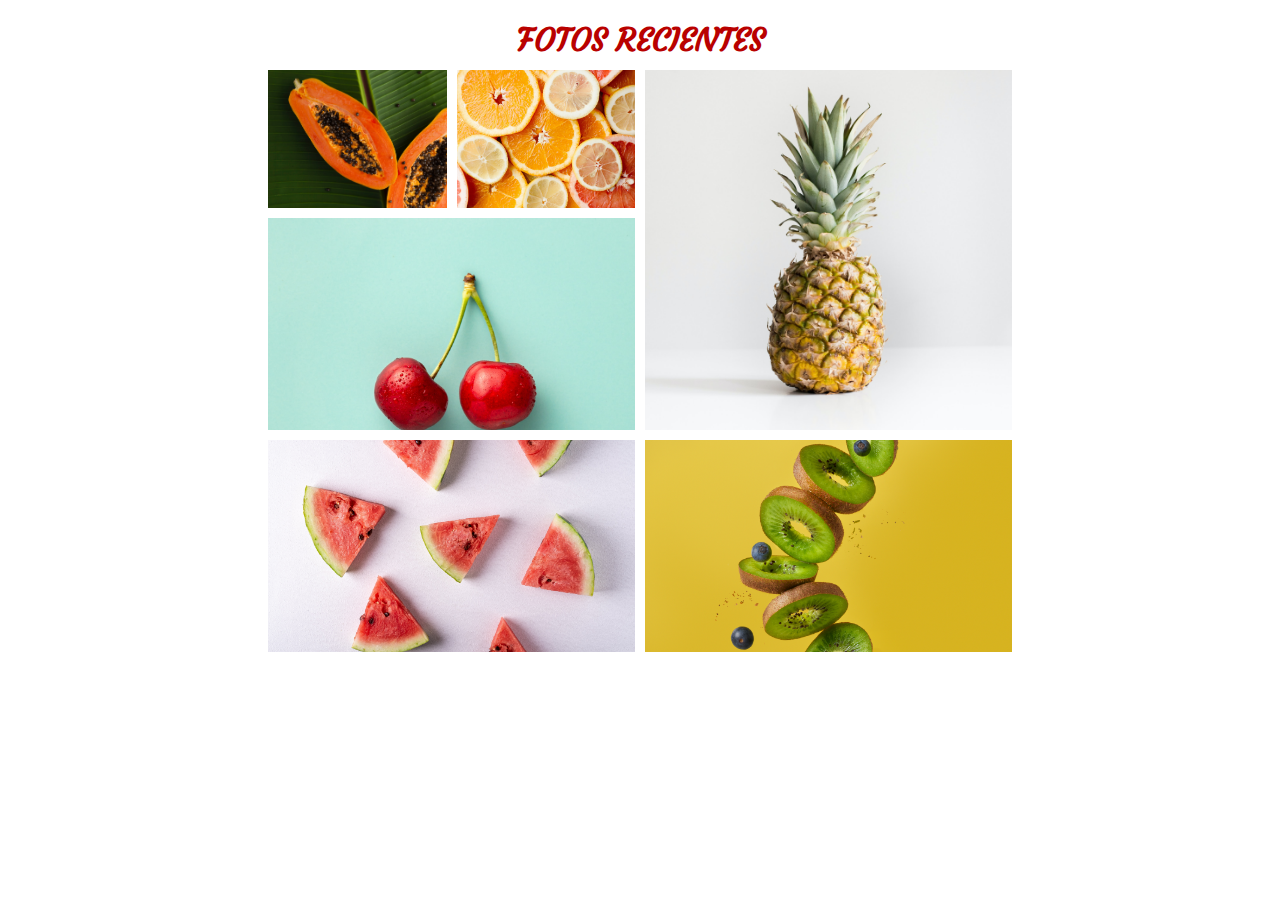
<file: grid-gallery-layout-1/index.html>
<!DOCTYPE html>
<html lang="en">
  <head>
    <meta charset="UTF-8" />
    <meta http-equiv="X-UA-Compatible" content="IE=edge" />
    <meta name="viewport" content="width=device-width, initial-scale=1.0" />

    <link rel="stylesheet" href="app.css">

    <title>Gallery</title>
  </head>
  <body>
    <section class="gallery">
      <div class="heading"><h1>Fotos Recientes</h1></div>  
      <div class="gallery-container">
        <img src="fruit1.jpg" class="item-1" alt="fruit" />
        <img src="fruit2.jpg" class="item-2" alt="fruit" />
        <img src="fruit3.jpg" class="item-3" alt="fruit" />
        <img src="fruit4.jpg" class="item-4" alt="fruit" />
        <img src="fruit5.jpg" class="item-5" alt="fruit" />
        <img src="fruit6.jpg" class="item-6" alt="fruit" />
      </div>
    </section>
  </body>
</html>
</file>
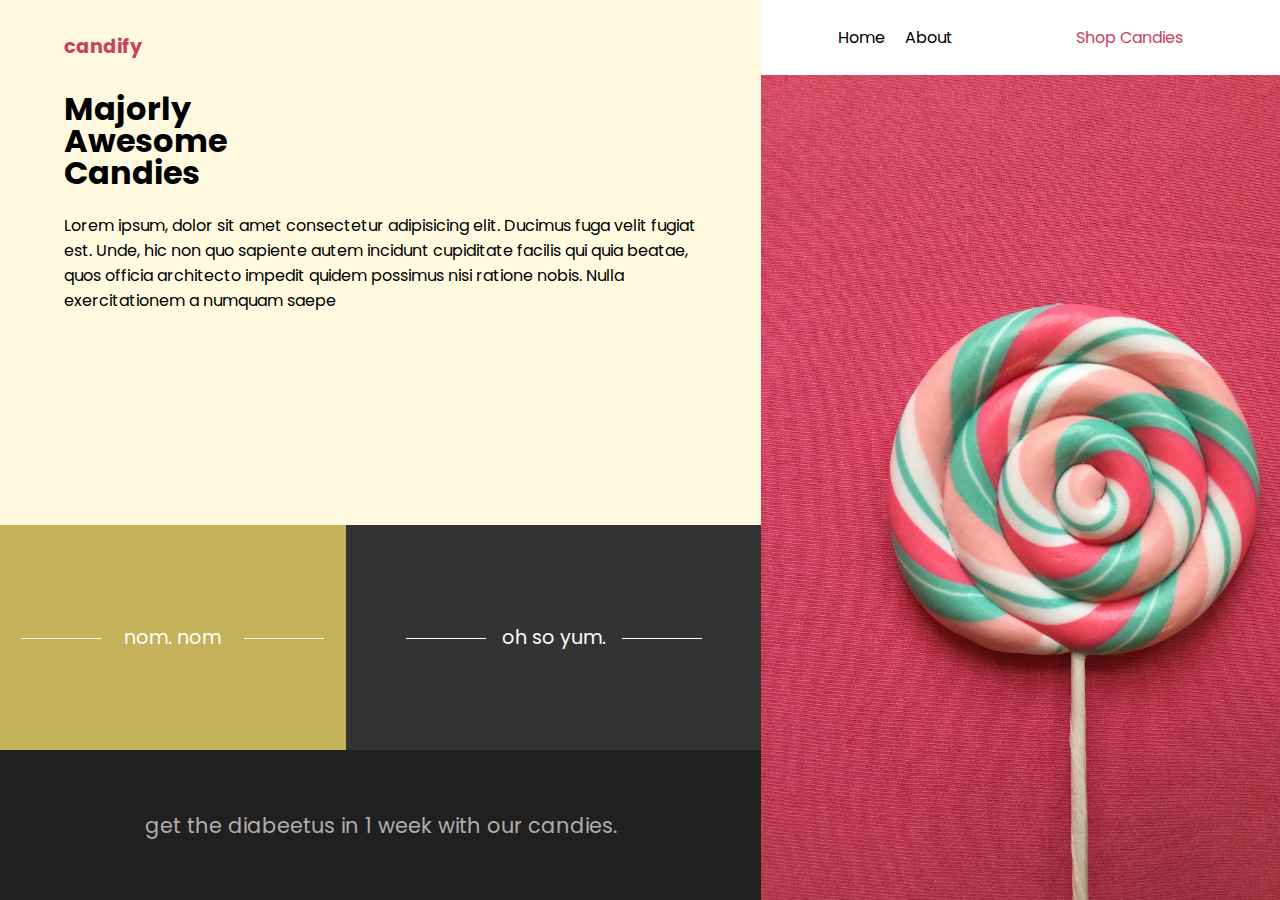
<file: grid-layout-2/index.html>
<!DOCTYPE html>
<html lang="en">
  <head>
    <meta charset="UTF-8" />
    <meta http-equiv="X-UA-Compatible" content="IE=edge" />
    <meta name="viewport" content="width=device-width, initial-scale=1.0" />

    <link rel="stylesheet" href="app.css" />
    <link
      rel="stylesheet"
      href="https://cdnjs.cloudflare.com/ajax/libs/font-awesome/6.0.0-beta2/css/all.min.css"
      integrity="sha512-YWzhKL2whUzgiheMoBFwW8CKV4qpHQAEuvilg9FAn5VJUDwKZZxkJNuGM4XkWuk94WCrrwslk8yWNGmY1EduTA=="
      crossorigin="anonymous"
      referrerpolicy="no-referrer"
    />

    <title>Document</title>
  </head>
  <body>
    <header>
      <div class="header-content">
        <h3 class="brand">candify</h3>
        <div class="heading">
          <h1>Majorly</h1>
          <h1>Awesome</h1>
          <h1>Candies</h1>
        </div>
        <p>
          Lorem ipsum, dolor sit amet consectetur adipisicing elit. Ducimus fuga
          velit fugiat est. Unde, hic non quo sapiente autem incidunt cupiditate
          facilis qui quia beatae, quos officia architecto impedit quidem
          possimus nisi ratione nobis. Nulla exercitationem a numquam saepe
        </p>
      </div>
      <div class="nav">
        <ul class="nav-list-1">
          <li>Home</li>
          <li>About</li>
        </ul>
        <ul class="nav-list-2">
          <li class="link-shop">Shop Candies</li>
          <li><i class="fas fa-bars"></i></li>
        </ul>
      </div>
      <div class="candy"></div>
      <div class="nom"><span class="nom-text">nom. nom</span></div>
      <div class="yum"><span class="yum-text">oh so yum.</span></div>
      <div class="header-footer">
        <p>get the diabeetus in 1 week with our candies.</p>
      </div>
    </header>
  </body>
</html>
</file>
<file: grid-gallery-layout-1/app.css>
@import url("https://fonts.googleapis.com/css2?family=Courgette&display=swap");

* {
  margin: 0;
  padding: 0;
  box-sizing: border-box;
}

.gallery {
  padding: 20px;
}

.heading {
  text-align: center;
  text-transform: uppercase;
  margin-bottom: 10px;
  font-family: Courgette;
}

.heading h1{
    font-size: 2rem;
    color: #b90100;
}

.gallery-container {
  display: grid;
  grid-template-columns: 1f;
  grid-template-rows: repeat(6, 50vw);
  gap: 10px;
}

.gallery-container img {
  width: 100%;
  height: 100%;
  object-fit: cover;
}

@media (min-width: 768px) {
  .gallery-container {
    grid-template-columns: repeat(4, 1fr);
    grid-template-rows: repeat(6, 40vw);
    grid-template-areas:
      "item-1 item-1 item-3 item-3"
      "item-2 item-2 item-3 item-3"
      "item-4 item-4 item-5 item-5"
      "item-4 item-4 item-5 item-5"
      "item-6 item-6 item-6 item-6 "
      "item-6 item-6 item-6 item-6 ";
  }

  .item-1 {
    grid-area: item-1;
  }

  .item-2 {
    grid-area: item-2;
  }

  .item-3 {
    grid-area: item-3;
  }

  .item-4 {
    grid-area: item-4;
  }

  .item-5 {
    grid-area: item-5;
  }

  .item-6 {
    grid-area: item-6;
  }
}

@media (min-width: 1200px) {
  .gallery-container {
    grid-template-columns: repeat(8, 1fr);
    grid-template-rows: repeat(8, 5vw);
    grid-template-areas:
      "item-1 item-1 item-2 item-2 item-3 item-3 item-3 item-3"
      "item-1 item-1 item-2 item-2 item-3 item-3 item-3 item-3"
      "item-4 item-4 item-4 item-4 item-3 item-3 item-3 item-3"
      "item-4 item-4 item-4 item-4 item-3 item-3 item-3 item-3"
      "item-4 item-4 item-4 item-4 item-3 item-3 item-3 item-3"
      "item-5 item-5 item-5 item-5 item-6 item-6 item-6 item-6"
      "item-5 item-5 item-5 item-5 item-6 item-6 item-6 item-6"
      "item-5 item-5 item-5 item-5 item-6 item-6 item-6 item-6";
    width: 60%;
    margin: 0 auto;
  }
}
</file>
<file: grid-layout-2/app.css>
@import url("https://fonts.googleapis.com/css2?family=Poppins:wght@300&display=swap");

* {
  box-sizing: border-box;
  margin: 0;
  padding: 0;
}

body {
  font-family: "Poppins", sans-serif;
}

header {
  height: 100vh;
  display: grid;
  grid-template-columns: 1fr 1.2fr 1.5fr;
  grid-template-rows: 1fr 6fr 3fr 2fr;
  grid-template-areas:
    "header-content  header-content  nav"
    "header-content  header-content  candy"
    "nom             yum             candy"
    "header-footer   header-footer   candy";
}

.header-content {
  grid-area: header-content;
  background: #fffadf;
  padding: 2rem 4rem;
}

.brand {
  color: #ca415a;
  font-size: 1.2rem;
  margin-bottom: 2rem;
}

.heading {
  line-height: 1;
  margin-bottom: 1.5rem;
}

.header-content p {
  margin-bottom: 1rem;
}

.nav {
  grid-area: nav;
  display: flex;
  justify-content: space-around;
  align-items: center;
  padding: 1rem;
}

.nav ul {
  list-style: none;
  display: flex;
  gap: 20px;
}

.link-shop {
  color: #ca415a;
}

.fa-bars {
  font-size: 1.5rem;
  transition: all ease-in-out 0.3s;
}

.fa-bars:hover {
  cursor: pointer;
  color: #ca415a;
}

.candy {
  grid-area: candy;
  background: url("candy.jpg") no-repeat;
  background-size: cover;
  background-position: 0% 50%;
}

.nom {
  grid-area: nom;
  background: #c4b35a;
  font-size: 1.2rem;
  padding: 1rem;
}

.yum {
  grid-area: yum;
  background: #333333;
  font-size: 1.2rem;
  padding: 1rem;
}

.nom-text,
.yum-text {
  position: relative;
}

.nom,
.yum {
  color: white;
  display: flex;
  justify-content: center;
  align-items: center;
}

.nom-text::after,
.nom-text::before,
.yum-text::after,
.yum-text::before {
  content: "";
  position: absolute;
  width: 80px;
  height: 1px;
  background: white;
}

.nom-text::before,
.yum-text::before {
  top: 50%;
  right: 120px;
}

.nom-text::after,
.yum-text::after {
  top: 50%;
  left: 120px;
}

.header-footer {
  grid-area: header-footer;
  background: #202020;
  display: flex;
  justify-content: center;
  align-items: center;
  color: rgb(177, 173, 173);
  font-size: 1.3rem;
  padding: 1rem;
}

@media (max-width: 767.98px) {
  header {
    grid-template-columns: 1fr;
    grid-template-areas:
      "nav"
      "header-content"
      "nom"
      "yum"
      "candy"
      "header-footer";
  }
}

@media (max-width: 1199.98px) {
  .nom-text::after,
  .nom-text::before,
  .yum-text::after,
  .yum-text::before {
    width: 50px;
  }
  .nom-text::before,
  .yum-text::before {
    top: 50%;
    right: 110px;
  }

  .nom-text::after,
  .yum-text::after {
    top: 50%;
    left: 110px;
  }
}
</file>
